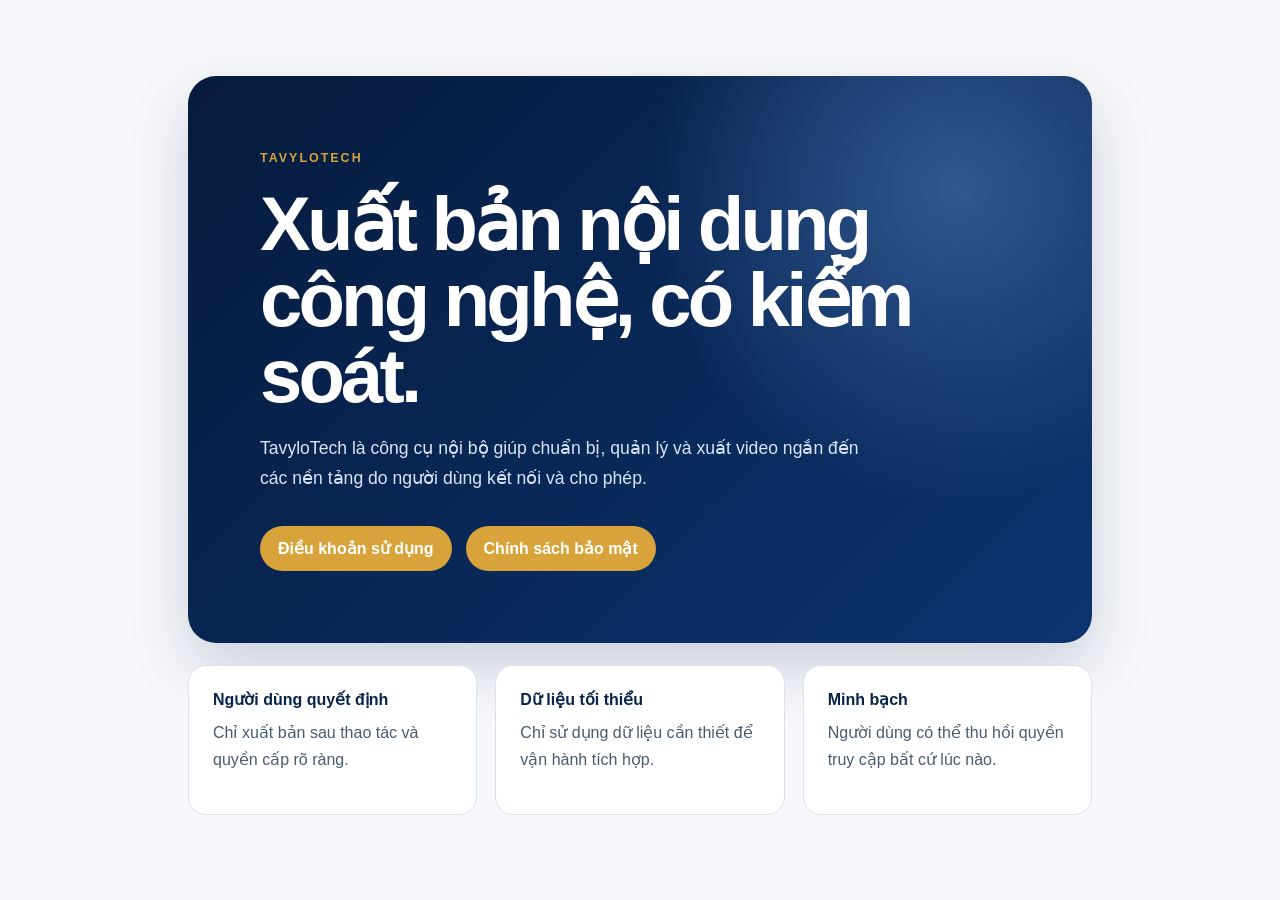
<file: index.html>
<!doctype html><html lang="vi"><head><meta charset="utf-8"><meta name="viewport" content="width=device-width,initial-scale=1"><title>TavyloTech</title><meta name="description" content="TavyloTech publishing workspace"><link rel="stylesheet" href="styles.css"></head><body><main class="wrap"><section class="hero"><span class="eyebrow">TAVYLOTECH</span><h1>Xuất bản nội dung công nghệ, có kiểm soát.</h1><p>TavyloTech là công cụ nội bộ giúp chuẩn bị, quản lý và xuất video ngắn đến các nền tảng do người dùng kết nối và cho phép.</p><div class="links"><a href="terms/">Điều khoản sử dụng</a><a href="privacy/">Chính sách bảo mật</a></div></section><section class="cards"><article><strong>Người dùng quyết định</strong><span>Chỉ xuất bản sau thao tác và quyền cấp rõ ràng.</span></article><article><strong>Dữ liệu tối thiểu</strong><span>Chỉ sử dụng dữ liệu cần thiết để vận hành tích hợp.</span></article><article><strong>Minh bạch</strong><span>Người dùng có thể thu hồi quyền truy cập bất cứ lúc nào.</span></article></section></main></body></html>
</file>
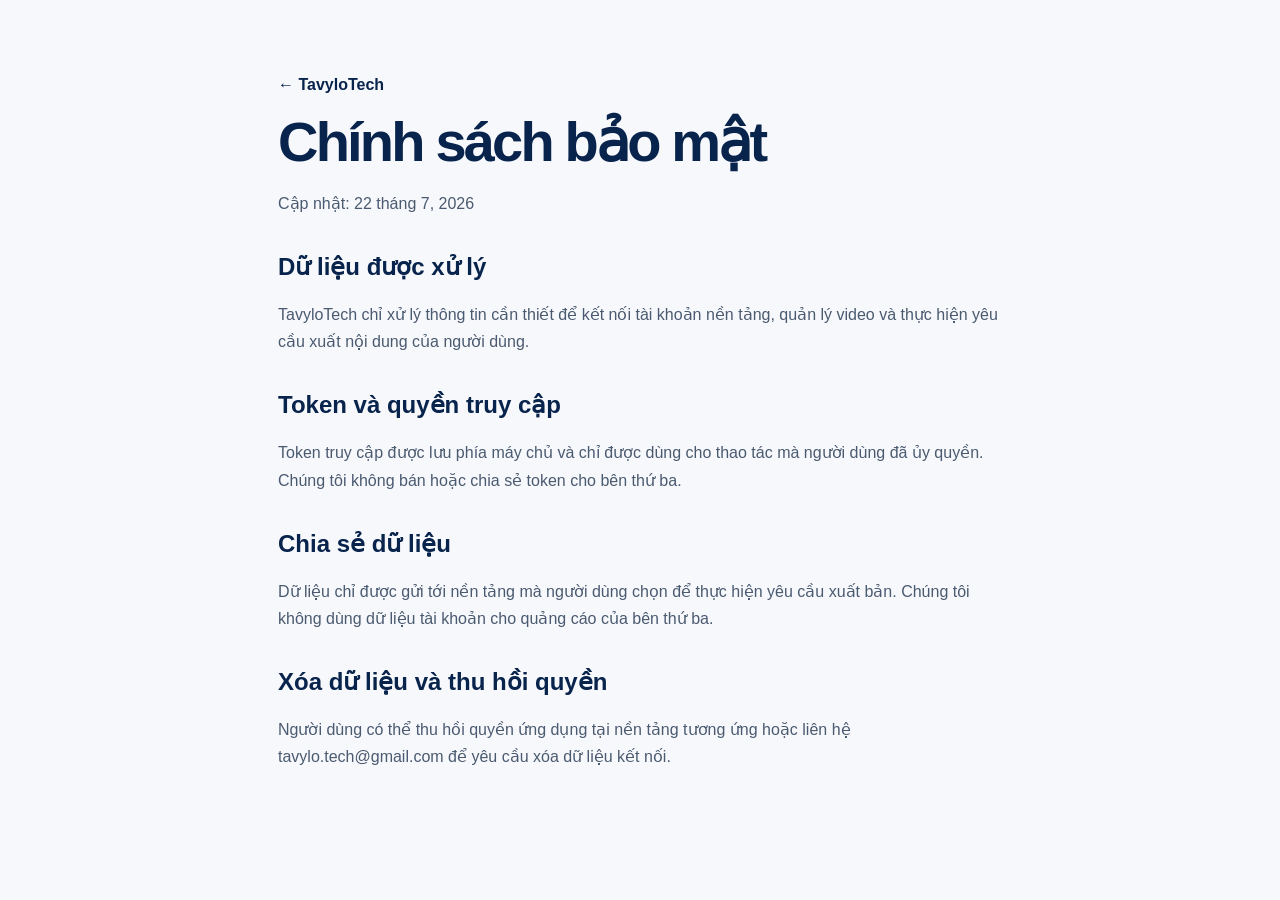
<file: privacy/index.html>
<!doctype html><html lang="vi"><head><meta charset="utf-8"><meta name="viewport" content="width=device-width,initial-scale=1"><title>Chính sách bảo mật | TavyloTech</title><link rel="stylesheet" href="../styles.css"></head><body><main class="wrap legal"><a class="back" href="../">← TavyloTech</a><h1>Chính sách bảo mật</h1><p class="updated">Cập nhật: 22 tháng 7, 2026</p><h2>Dữ liệu được xử lý</h2><p>TavyloTech chỉ xử lý thông tin cần thiết để kết nối tài khoản nền tảng, quản lý video và thực hiện yêu cầu xuất nội dung của người dùng.</p><h2>Token và quyền truy cập</h2><p>Token truy cập được lưu phía máy chủ và chỉ được dùng cho thao tác mà người dùng đã ủy quyền. Chúng tôi không bán hoặc chia sẻ token cho bên thứ ba.</p><h2>Chia sẻ dữ liệu</h2><p>Dữ liệu chỉ được gửi tới nền tảng mà người dùng chọn để thực hiện yêu cầu xuất bản. Chúng tôi không dùng dữ liệu tài khoản cho quảng cáo của bên thứ ba.</p><h2>Xóa dữ liệu và thu hồi quyền</h2><p>Người dùng có thể thu hồi quyền ứng dụng tại nền tảng tương ứng hoặc liên hệ tavylo.tech@gmail.com để yêu cầu xóa dữ liệu kết nối.</p></main></body></html>
</file>
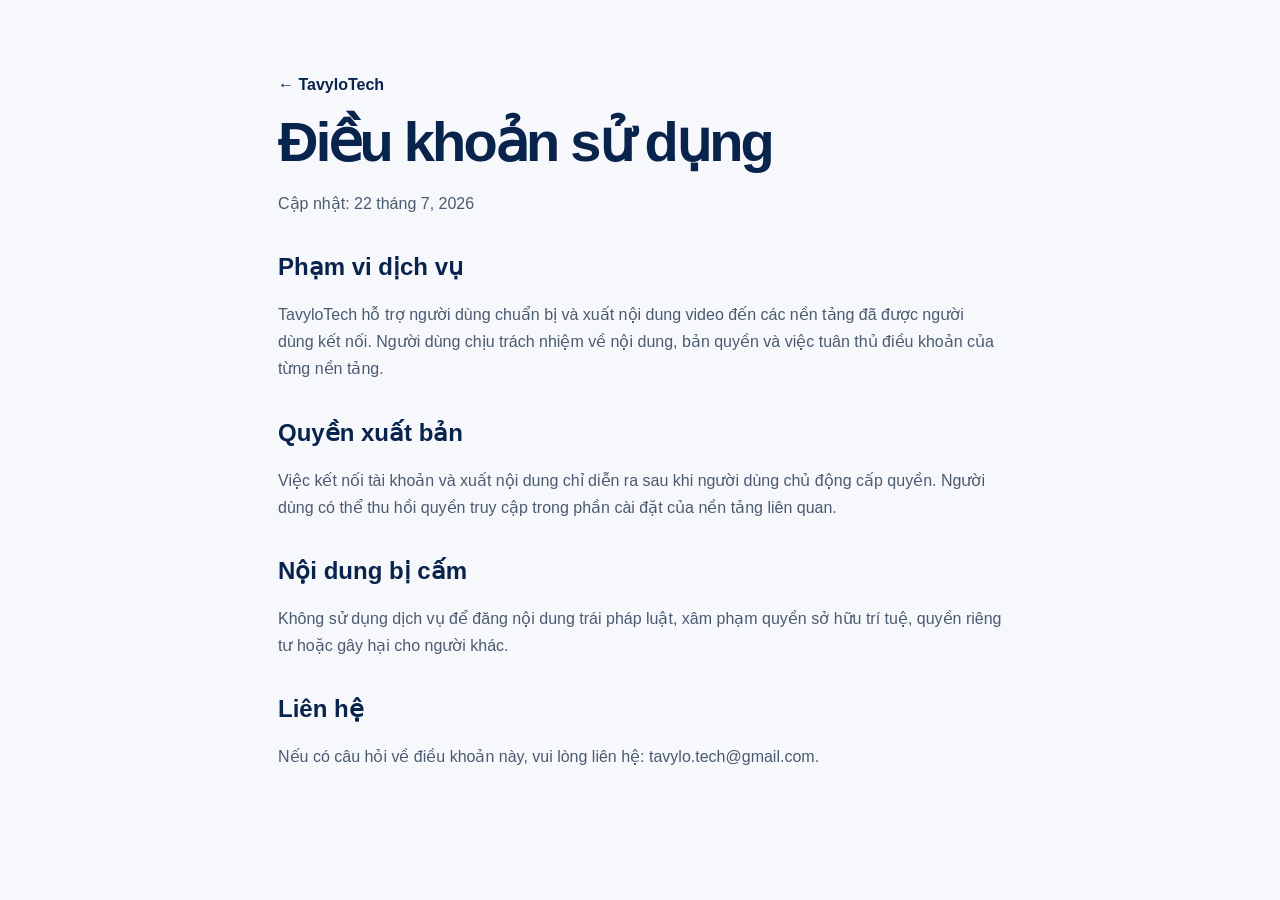
<file: terms/index.html>
<!doctype html><html lang="vi"><head><meta charset="utf-8"><meta name="viewport" content="width=device-width,initial-scale=1"><title>Điều khoản sử dụng | TavyloTech</title><link rel="stylesheet" href="../styles.css"></head><body><main class="wrap legal"><a class="back" href="../">← TavyloTech</a><h1>Điều khoản sử dụng</h1><p class="updated">Cập nhật: 22 tháng 7, 2026</p><h2>Phạm vi dịch vụ</h2><p>TavyloTech hỗ trợ người dùng chuẩn bị và xuất nội dung video đến các nền tảng đã được người dùng kết nối. Người dùng chịu trách nhiệm về nội dung, bản quyền và việc tuân thủ điều khoản của từng nền tảng.</p><h2>Quyền xuất bản</h2><p>Việc kết nối tài khoản và xuất nội dung chỉ diễn ra sau khi người dùng chủ động cấp quyền. Người dùng có thể thu hồi quyền truy cập trong phần cài đặt của nền tảng liên quan.</p><h2>Nội dung bị cấm</h2><p>Không sử dụng dịch vụ để đăng nội dung trái pháp luật, xâm phạm quyền sở hữu trí tuệ, quyền riêng tư hoặc gây hại cho người khác.</p><h2>Liên hệ</h2><p>Nếu có câu hỏi về điều khoản này, vui lòng liên hệ: tavylo.tech@gmail.com.</p></main></body></html>
</file>
<file: styles.css>
:root{--navy:#08234c;--gold:#d7a33a;--ink:#142033;--paper:#f7f8fb}*{box-sizing:border-box}body{margin:0;background:var(--paper);color:var(--ink);font-family:Arial,Helvetica,sans-serif}.wrap{max-width:960px;margin:0 auto;padding:76px 28px}.hero{min-height:430px;padding:72px;border-radius:28px;color:#fff;background:radial-gradient(circle at 85% 20%,#31588f 0,transparent 35%),linear-gradient(135deg,#061b3d,#0c3470);box-shadow:0 24px 60px #08234c30}.eyebrow{color:var(--gold);letter-spacing:.16em;font-size:.78rem;font-weight:700}h1{max-width:720px;font-size:clamp(2.4rem,6vw,4.75rem);letter-spacing:-.05em;line-height:1;margin:20px 0}.hero p{max-width:630px;font-size:1.1rem;line-height:1.7;color:#d9e5f5}.links{display:flex;gap:14px;flex-wrap:wrap;margin-top:32px}.links a{color:#fff;background:var(--gold);padding:13px 18px;border-radius:999px;text-decoration:none;font-weight:700}.cards{display:grid;grid-template-columns:repeat(3,1fr);gap:18px;margin-top:22px}.cards article{min-height:150px;padding:24px;border:1px solid #dce2eb;background:#fff;border-radius:18px}.cards strong,.cards span{display:block}.cards strong{color:var(--navy);margin-bottom:10px}.cards span,.legal p{line-height:1.7;color:#4a5a70}.legal{max-width:780px}.legal h1{font-size:clamp(2.2rem,5vw,3.5rem);color:var(--navy)}.legal h2{margin-top:36px;color:var(--navy)}.back{color:var(--navy);font-weight:700;text-decoration:none}.updated{color:#66758a}@media(max-width:650px){.wrap{padding:24px 16px}.hero{padding:42px 28px;border-radius:20px}.cards{grid-template-columns:1fr}}
</file>
